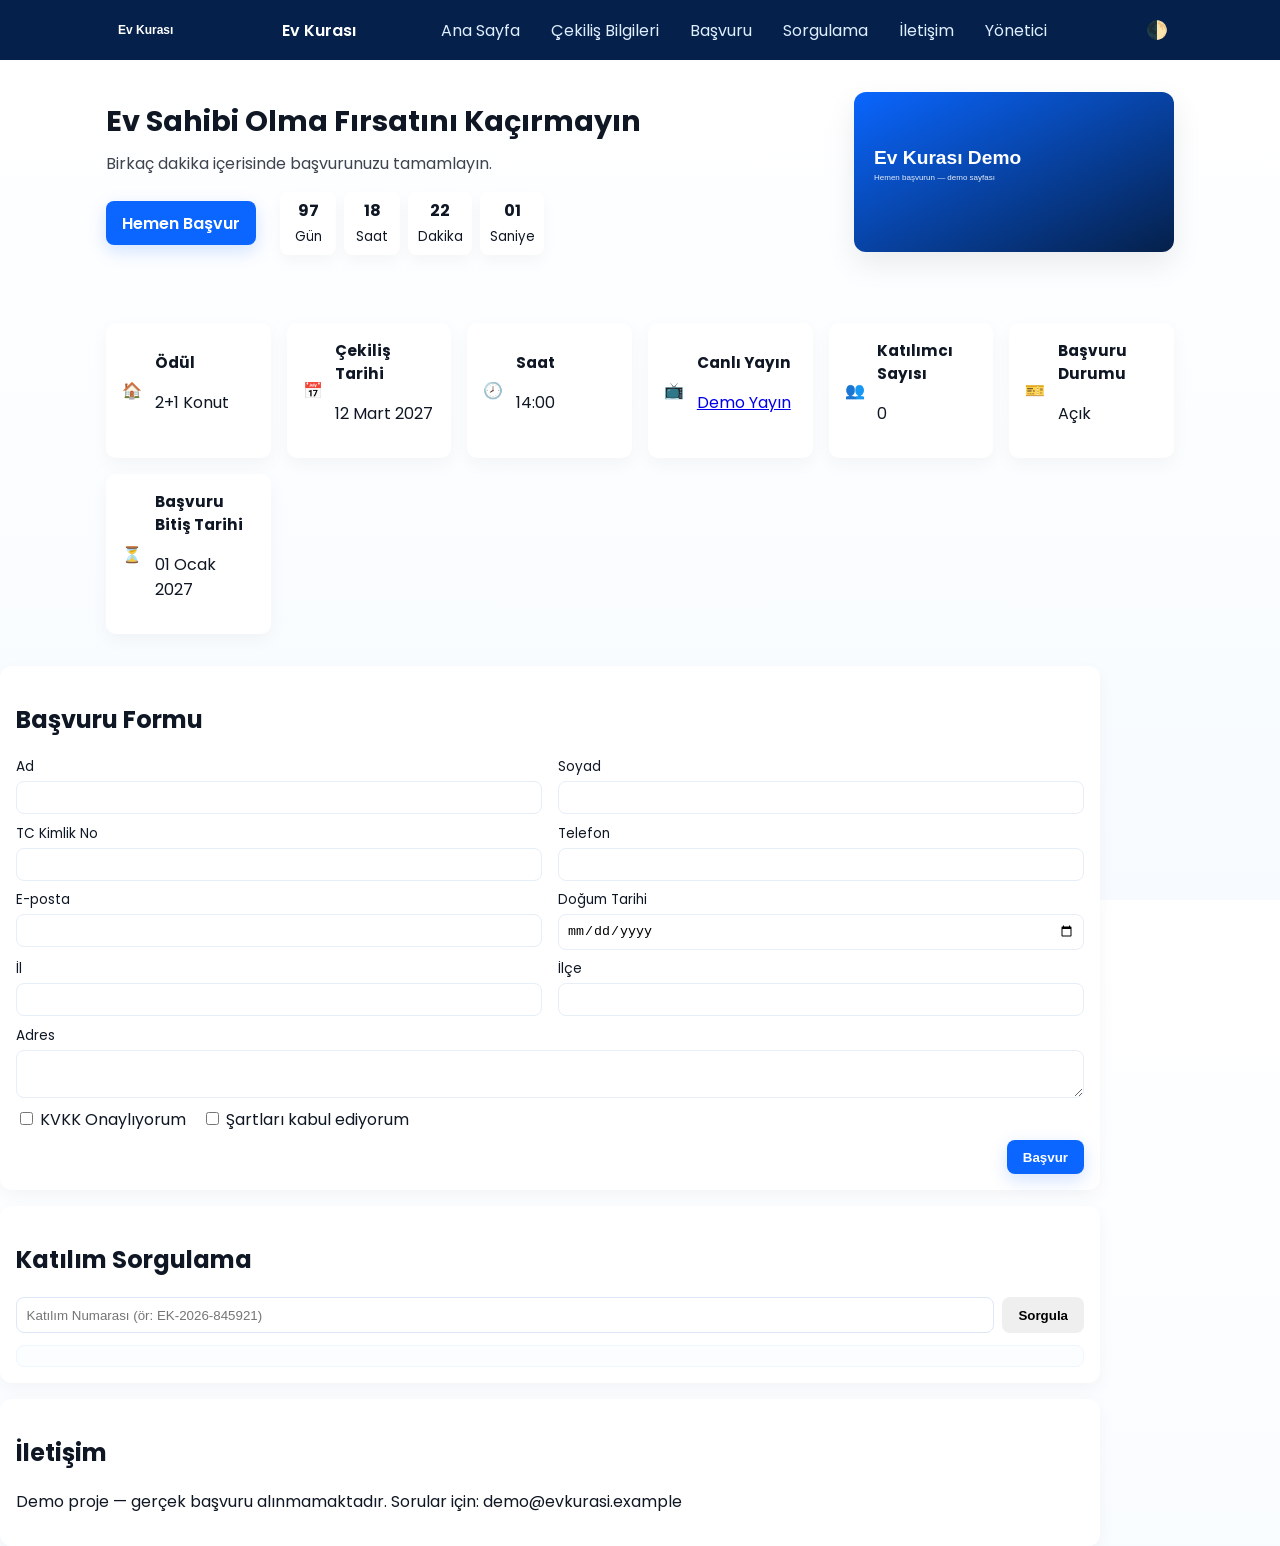
<file: index.html>
<!doctype html>
<html lang="tr">
<head>
  <meta charset="utf-8" />
  <meta name="viewport" content="width=device-width,initial-scale=1" />
  <title>Ev Kurası - Demo</title>
  <link href="https://fonts.googleapis.com/css2?family=Poppins:wght@300;400;600,700&display=swap" rel="stylesheet">
  <link rel="stylesheet" href="style.css">
</head>
<body>
  <header class="site-header">
    <div class="container header-inner">
      <div class="logo">
        <img src="assets/logo.svg" alt="Ev Kurası Logo">
        <span class="brand">Ev Kurası</span>
      </div>
      <nav class="nav">
        <a href="#hero">Ana Sayfa</a>
        <a href="#info">Çekiliş Bilgileri</a>
        <a href="#apply">Başvuru</a>
        <a href="#query">Sorgulama</a>
        <a href="#contact">İletişim</a>
        <a href="admin.html" class="admin-link">Yönetici</a>
      </nav>
      <button class="theme-toggle" id="themeToggle" aria-label="Karanlık mod">🌓</button>
      <button class="menu-toggle" id="menuToggle" aria-label="Menü">☰</button>
    </div>
  </header>

  <main>
    <section id="hero" class="hero container">
      <div class="hero-content">
        <h1>Ev Sahibi Olma Fırsatını Kaçırmayın</h1>
        <p>Birkaç dakika içerisinde başvurunuzu tamamlayın.</p>
        <div class="hero-cta">
          <a class="btn primary" id="applyNow">Hemen Başvur</a>
          <div class="countdown" id="countdown" aria-live="polite">
            <div><span id="cd-days">00</span><small>Gün</small></div>
            <div><span id="cd-hours">00</span><small>Saat</small></div>
            <div><span id="cd-mins">00</span><small>Dakika</small></div>
            <div><span id="cd-secs">00</span><small>Saniye</small></div>
          </div>
        </div>
      </div>
      <div class="hero-image">
        <img src="assets/hero.svg" alt="Ev görseli">
      </div>
    </section>

    <section id="info" class="container info-cards">
      <div class="card">🏠 <div><h4>Ödül</h4><p>2+1 Konut</p></div></div>
      <div class="card">📅 <div><h4>Çekiliş Tarihi</h4><p id="info-date">12 Mart 2027</p></div></div>
      <div class="card">🕗 <div><h4>Saat</h4><p id="info-time">14:00</p></div></div>
      <div class="card">📺 <div><h4>Canlı Yayın</h4><p><a href="#" id="liveLink">Demo Yayın</a></p></div></div>
      <div class="card">👥 <div><h4>Katılımcı Sayısı</h4><p id="total-participants">0</p></div></div>
      <div class="card">🎫 <div><h4>Başvuru Durumu</h4><p id="apply-status">Açık</p></div></div>
      <div class="card">⏳ <div><h4>Başvuru Bitiş Tarihi</h4><p id="info-deadline">01 Ocak 2027</p></div></div>
    </section>

    <section id="apply" class="container apply-section">
      <h2>Başvuru Formu</h2>
      <form id="applyForm" class="apply-form" novalidate>
        <div class="row">
          <div class="field"><label>Ad</label><input name="name" required></div>
          <div class="field"><label>Soyad</label><input name="surname" required></div>
        </div>
        <div class="row">
          <div class="field"><label>TC Kimlik No</label><input name="tc" maxlength="11" required></div>
          <div class="field"><label>Telefon</label><input name="phone" required></div>
        </div>
        <div class="row">
          <div class="field"><label>E-posta</label><input name="email" type="email" required></div>
          <div class="field"><label>Doğum Tarihi</label><input name="dob" type="date" required></div>
        </div>
        <div class="row">
          <div class="field"><label>İl</label><input name="city" required></div>
          <div class="field"><label>İlçe</label><input name="district" required></div>
        </div>
        <div class="field"><label>Adres</label><textarea name="address" rows="2" required></textarea></div>

        <div class="row small">
          <label><input type="checkbox" name="kvkk" required> KVKK Onaylıyorum</label>
          <label><input type="checkbox" name="terms" required> Şartları kabul ediyorum</label>
        </div>

        <div class="form-actions">
          <button type="submit" class="btn primary">Başvur</button>
        </div>
      </form>
    </section>

    <section id="query" class="container query-section">
      <h2>Katılım Sorgulama</h2>
      <div class="query-box">
        <input id="queryInput" placeholder="Katılım Numarası (ör: EK-2026-845921)">
        <button id="queryBtn" class="btn">Sorgula</button>
      </div>
      <div id="queryResult" class="query-result" role="status" aria-live="polite"></div>
    </section>

    <section id="contact" class="container contact">
      <h2>İletişim</h2>
      <p>Demo proje — gerçek başvuru alınmamaktadır. Sorular için: demo@evkurasi.example</p>
    </section>
  </main>

  <!-- Başvuru Sonrası Modal -->
  <div id="confirmationModal" class="modal" aria-hidden="true">
    <div class="modal-content">
      <button class="modal-close" id="closeConfirm" aria-label="Kapat">✕</button>
      <h3>Başvuru Onaylandı</h3>
      <p id="conf-name">Ad Soyad</p>
      <p><strong>Tarih:</strong> <span id="conf-date"></span> <strong>Saat:</strong> <span id="conf-time"></span></p>
      <p><strong>Katılım Numarası:</strong> <span id="conf-code"></span></p>
      <img id="conf-qr" alt="QR Kod">
      <p><strong>Başvuru Durumu:</strong> <span id="conf-status">Beklemede</span></p>
      <div class="modal-actions">
        <button id="printBtn" class="btn">Yazdır</button>
        <button id="pdfBtn" class="btn">PDF İndir</button>
        <button id="closeBtn" class="btn secondary">Kapat</button>
      </div>
    </div>
  </div>

  <!-- Toast -->
  <div id="toast" class="toast" aria-live="polite"></div>

  <script type="module" src="script.js"></script>
</body>
</html>
</file>
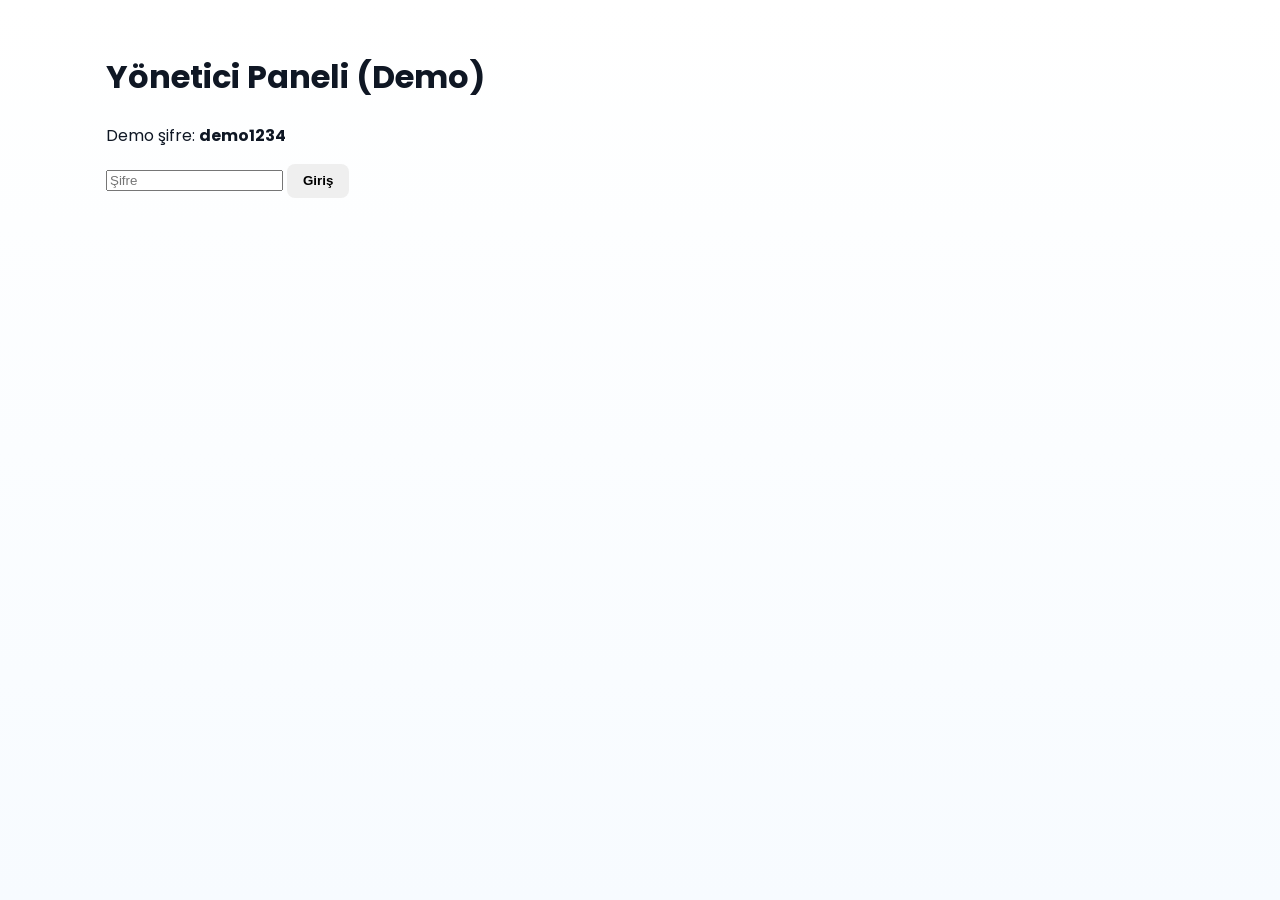
<file: admin.html>
<!doctype html>
<html lang="tr">
<head>
  <meta charset="utf-8" />
  <meta name="viewport" content="width=device-width,initial-scale=1" />
  <title>Yönetici - Ev Kurası (Demo)</title>
  <link href="https://fonts.googleapis.com/css2?family=Poppins:wght@300;400;600&display=swap" rel="stylesheet">
  <link rel="stylesheet" href="style.css">
</head>
<body>
  <div class="container" style="padding-top:2rem;">
    <h1>Yönetici Paneli (Demo)</h1>
    <div id="loginBox">
      <p>Demo şifre: <strong>demo1234</strong></p>
      <input id="adminPass" placeholder="Şifre" type="password">
      <button id="adminLogin" class="btn">Giriş</button>
    </div>

    <div id="adminPanel" style="display:none">
      <div style="display:flex;gap:0.5rem;align-items:center;margin-bottom:1rem">
        <button id="startDraw" class="btn primary">Çekilişi Başlat (Rastgele 1 Kazanan)</button>
        <button id="exportCsv" class="btn">CSV Dışa Aktar</button>
        <button id="clearAll" class="btn secondary">Tümünü Sil (Demo)</button>
      </div>
      <div id="participants"></div>
    </div>
  </div>

  <script type="module">
    import { loadSubmissions, saveSubmissions, formatDate, formatTime, showToast } from './script.js';

    const loginBtn = document.getElementById('adminLogin');
    const passInput = document.getElementById('adminPass');
    const panel = document.getElementById('adminPanel');
    const loginBox = document.getElementById('loginBox');
    const participantsDiv = document.getElementById('participants');

    function renderList() {
      const list = loadSubmissions().slice().reverse();
      if (!list.length) { participantsDiv.innerHTML = '<p>Başvuru yok.</p>'; return; }
      const rows = list.map(s => {
        return `<div class="card" style="display:flex;justify-content:space-between;align-items:center">
          <div>
            <div><strong>${s.participationNumber}</strong> — ${s.name} ${s.surname}</div>
            <small>${formatDate(s.timestamp)} ${formatTime(s.timestamp)} • Durum: ${s.status}</small>
          </div>
          <div style="display:flex;gap:.5rem">
            <button data-id="${s.id}" class="btn edit">Düzenle</button>
            <button data-id="${s.id}" class="btn secondary delete">Sil</button>
          </div>
        </div>`;
      }).join('');
      participantsDiv.innerHTML = rows;
      // attach listeners
      Array.from(participantsDiv.querySelectorAll('.delete')).forEach(b => b.addEventListener('click', (ev) => {
        const id = ev.target.dataset.id;
        if (!confirm('Kaydı silmek istediğinize emin misiniz?')) return;
        const list = loadSubmissions().filter(x => x.id !== id);
        saveSubmissions(list);
        renderList();
        showToast('Kayıt silindi.');
      }));
      Array.from(participantsDiv.querySelectorAll('.edit')).forEach(b => b.addEventListener('click', (ev) => {
        const id = ev.target.dataset.id;
        const list = loadSubmissions();
        const item = list.find(x => x.id === id);
        const newStatus = prompt('Durum girin (Onaylandı / Beklemede / İptal Edildi):', item.status);
        if (newStatus) {
          item.status = newStatus;
          saveSubmissions(list);
          renderList();
        }
      }));
    }

    loginBtn.addEventListener('click', () => {
      const pass = passInput.value;
      if (pass === 'demo1234') {
        loginBox.style.display = 'none';
        panel.style.display = 'block';
        renderList();
      } else alert('Yanlış şifre (demo: demo1234)');
    });

    document.getElementById('exportCsv').addEventListener('click', () => {
      const list = loadSubmissions();
      if (!list.length) { alert('Kayıt yok'); return; }
      const headers = ['Katılım No','Ad','Soyad','TC','Telefon','E-posta','Tarih','Durum'];
      const rows = list.map(s => [
        s.participationNumber, s.name, s.surname, s.tc, s.phone, s.email,
        new Date(s.timestamp).toLocaleString('tr-TR'), s.status
      ]);
      const csv = [headers, ...rows].map(r => r.map(c => `"${String(c).replace(/"/g,'""')}"`).join(',')).join('\n');
      const blob = new Blob([csv], {type:'text/csv;charset=utf-8;'});
      const url = URL.createObjectURL(blob);
      const a = document.createElement('a');
      a.href = url; a.download = 'ev_kurasi_katilimcilar.csv'; a.click();
      URL.revokeObjectURL(url);
    });

    document.getElementById('startDraw').addEventListener('click', () => {
      const list = loadSubmissions();
      if (!list.length) { alert('Başvuru yok'); return; }
      const idx = Math.floor(Math.random() * list.length);
      const winner = list[idx];
      // mark winner
      winner.status = 'Kazandı';
      saveSubmissions(list);
      renderList();
      alert(`Kazanan: ${winner.participationNumber} — ${winner.name} ${winner.surname}`);
    });

    document.getElementById('clearAll').addEventListener('click', () => {
      if (!confirm('Tüm kayıtları silmek istiyor musunuz?')) return;
      saveSubmissions([]);
      renderList();
    });
  </script>
</body>
</html>
</file>
<file: style.css>
:root{
  --navy:#05204a;
  --blue:#0a66ff;
  --muted:#f2f4f8;
  --text:#0f1724;
  --card:#ffffff;
  --accent:#007bff;
  --success:#2e7d32;
}
*{box-sizing:border-box}
html,body{height:100%;margin:0;font-family:'Poppins',system-ui,-apple-system,Segoe UI,Roboto,"Helvetica Neue",Arial; color:var(--text); background:linear-gradient(180deg,#fff,#f7fbff);}
.container{max-width:1100px;margin:0 auto;padding:1rem;}
.site-header{background:var(--navy);color:#fff;position:sticky;top:0;z-index:30}
.header-inner{display:flex;align-items:center;justify-content:space-between;padding:0.75rem 1rem;}
.logo{display:flex;align-items:center;gap:.5rem}
.logo img{height:36px}
.brand{font-weight:600}
.nav{display:flex;gap:0.75rem;align-items:center}
.nav a{color:#dfefff;text-decoration:none;padding:.35rem .6rem;border-radius:6px}
.nav a:hover{background:rgba(255,255,255,0.06)}
.menu-toggle{display:none;background:none;border:0;color:#fff;font-size:1.1rem}
.theme-toggle{background:none;border:0;color:#fff;font-size:1.1rem;margin-left:.5rem}

.hero{display:flex;gap:1.5rem;align-items:center;padding:2rem 1rem}
.hero-content{flex:1}
.hero h1{font-size:1.8rem;margin:.2rem 0 0.5rem}
.hero p{opacity:.8;margin:0 0 1rem}
.hero-cta{display:flex;align-items:center;gap:1rem}
.btn{display:inline-block;padding:.6rem 1rem;border-radius:8px;border:0;cursor:pointer;font-weight:600;text-decoration:none}
.btn.primary{background:var(--blue);color:#fff;box-shadow:0 6px 18px rgba(10,102,255,0.18);transition:transform .12s}
.btn.primary:hover{transform:translateY(-3px)}
.btn.secondary{background:transparent;border:1px solid #ddd}

.hero-image img{width:320px;border-radius:12px;box-shadow:0 12px 30px rgba(2,6,23,.08)}

.info-cards{display:grid;grid-template-columns:repeat(auto-fit,minmax(160px,1fr));gap:1rem;margin-top:1rem}
.card{background:var(--card);padding:1rem;border-radius:10px;display:flex;gap:.8rem;align-items:center;box-shadow:0 6px 18px rgba(2,6,23,.04)}
.card h4{margin:0;font-size:0.95rem}

.apply-section, .query-section, .contact{background:#fff;padding:1rem;border-radius:12px;margin:1rem 0;box-shadow:0 6px 18px rgba(2,6,23,.04)}
.apply-form .row{display:flex;gap:1rem}
.field{flex:1;display:flex;flex-direction:column;margin-bottom:.6rem}
.field label{font-size:.85rem;margin-bottom:.25rem}
.field input,.field textarea{padding:.5rem;border-radius:8px;border:1px solid #e6eef8}
.form-actions{display:flex;justify-content:flex-end;margin-top:.5rem}

.query-box{display:flex;gap:.5rem}
.query-box input{flex:1;padding:.6rem;border-radius:8px;border:1px solid #dde7f7}
.query-result{margin-top:.75rem;padding:.6rem;border-radius:8px;background:#fbfdff;border:1px solid #eef6ff}

.modal{position:fixed;inset:0;background:rgba(2,6,23,.45);display:none;align-items:center;justify-content:center;padding:1rem}
.modal[aria-hidden="false"]{display:flex}
.modal-content{background:#fff;border-radius:12px;padding:1rem;max-width:420px;width:100%;position:relative;animation:slideUp .3s ease}
.modal-close{position:absolute;top:.5rem;right:.6rem;border:0;background:none;font-size:1.1rem;cursor:pointer}

.toast{position:fixed;right:1rem;bottom:1rem;background:var(--navy);color:#fff;padding:.6rem 1rem;border-radius:8px;display:none}
.toast.show{display:block;animation:fadeIn .3s}

.countdown{display:flex;gap:.5rem;margin-left:.5rem}
.countdown div{background:var(--card);padding:.4rem .6rem;border-radius:8px;text-align:center;min-width:56px;box-shadow:0 6px 15px rgba(2,6,23,.04)}
.countdown span{font-weight:700;font-size:1rem;display:block}

@keyframes slideUp{from{transform:translateY(8px);opacity:0}to{transform:none;opacity:1}}
@keyframes fadeIn{from{opacity:0}to{opacity:1}}

@media (max-width:800px){
  .hero{flex-direction:column;text-align:center}
  .hero-image img{width:100%}
  .nav{display:none}
  .menu-toggle{display:block}
  .header-inner{gap:.5rem}
  .apply-form .row{flex-direction:column}
}
.dark{background:#071226;color:#d7e9ff}
.dark .site-header{background:#021025}
.dark .card,.dark .apply-section,.dark .query-section{background:#062033;color:#cfe9ff}
</file>
